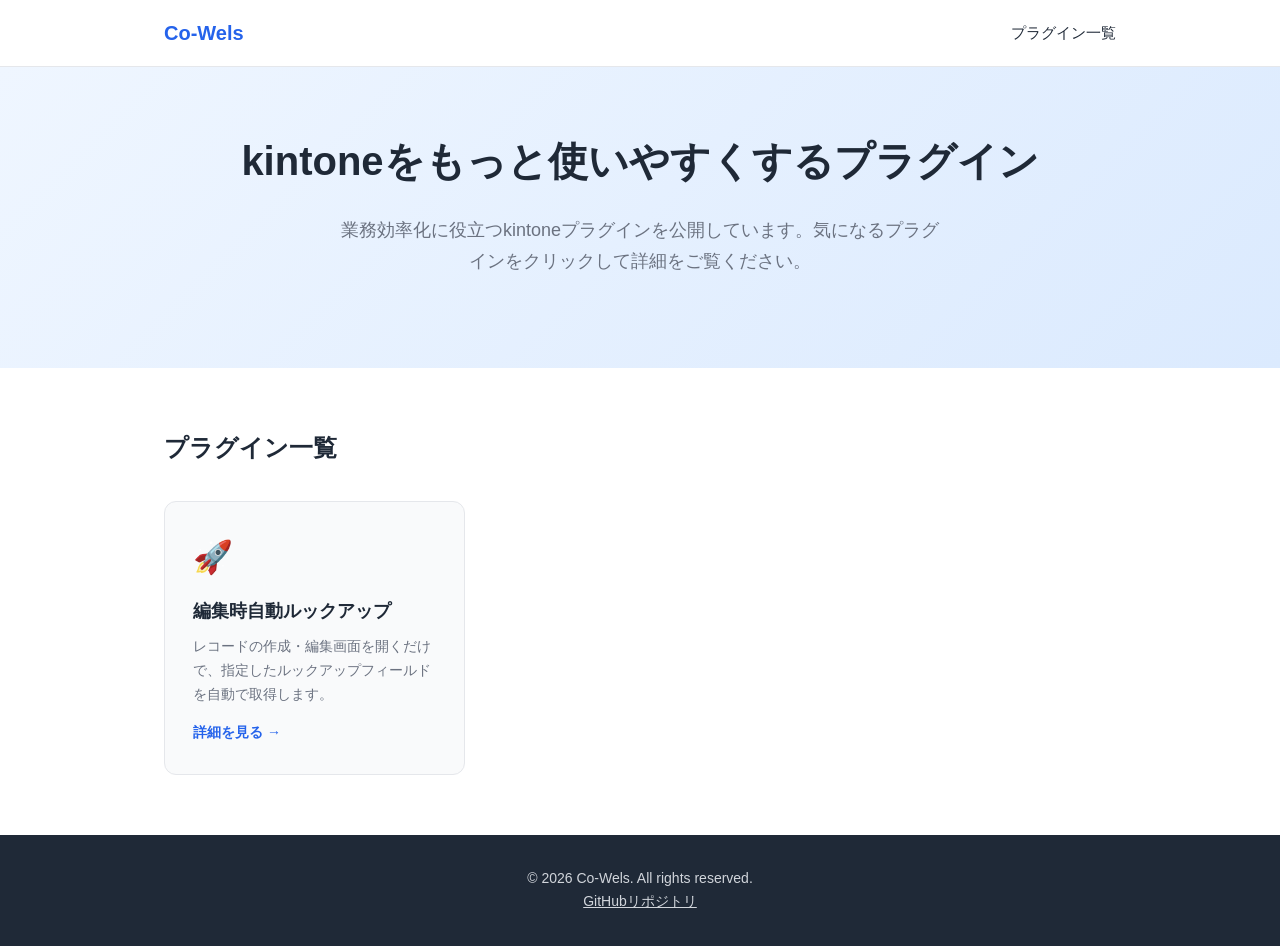
<file: index.html>
<!DOCTYPE html>
<html lang="ja">
<head>
  <meta charset="UTF-8">
  <meta name="viewport" content="width=device-width, initial-scale=1.0">
  <title>kintoneプラグイン一覧</title>
  <link rel="stylesheet" href="style.css">
  <script defer src="https://cloud.umami.is/script.js" data-website-id="109e02f7-43d8-4a75-9b07-237175e63104"></script>
</head>
<body>

  <header class="site-header">
    <div class="container header-inner">
      <div class="logo">Co-Wels</div>
      <nav>
        <a href="#plugin-list">プラグイン一覧</a>
      </nav>
    </div>
  </header>

  <section class="hero hero-list">
    <div class="container">
      <h1>kintoneをもっと使いやすくするプラグイン</h1>
      <p class="hero-sub">業務効率化に役立つkintoneプラグインを公開しています。気になるプラグインをクリックして詳細をご覧ください。</p>
    </div>
  </section>

  <section id="plugin-list" class="plugin-list-section">
    <div class="container">
      <h2>プラグイン一覧</h2>
      <div id="plugin-grid" class="plugin-grid">
        <!-- ここにJavaScriptでカードが自動生成されます -->
      </div>
    </div>
  </section>

  <footer class="site-footer">
    <div class="container">
      <p>&copy; 2026 Co-Wels. All rights reserved.</p>
      <p><a href="https://github.com/kazuya-wings/kintone-plugin-site">GitHubリポジトリ</a></p>
    </div>
  </footer>

  <script src="plugins-data.js"></script>
  <script src="script.js"></script>
</body>
</html>
</file>
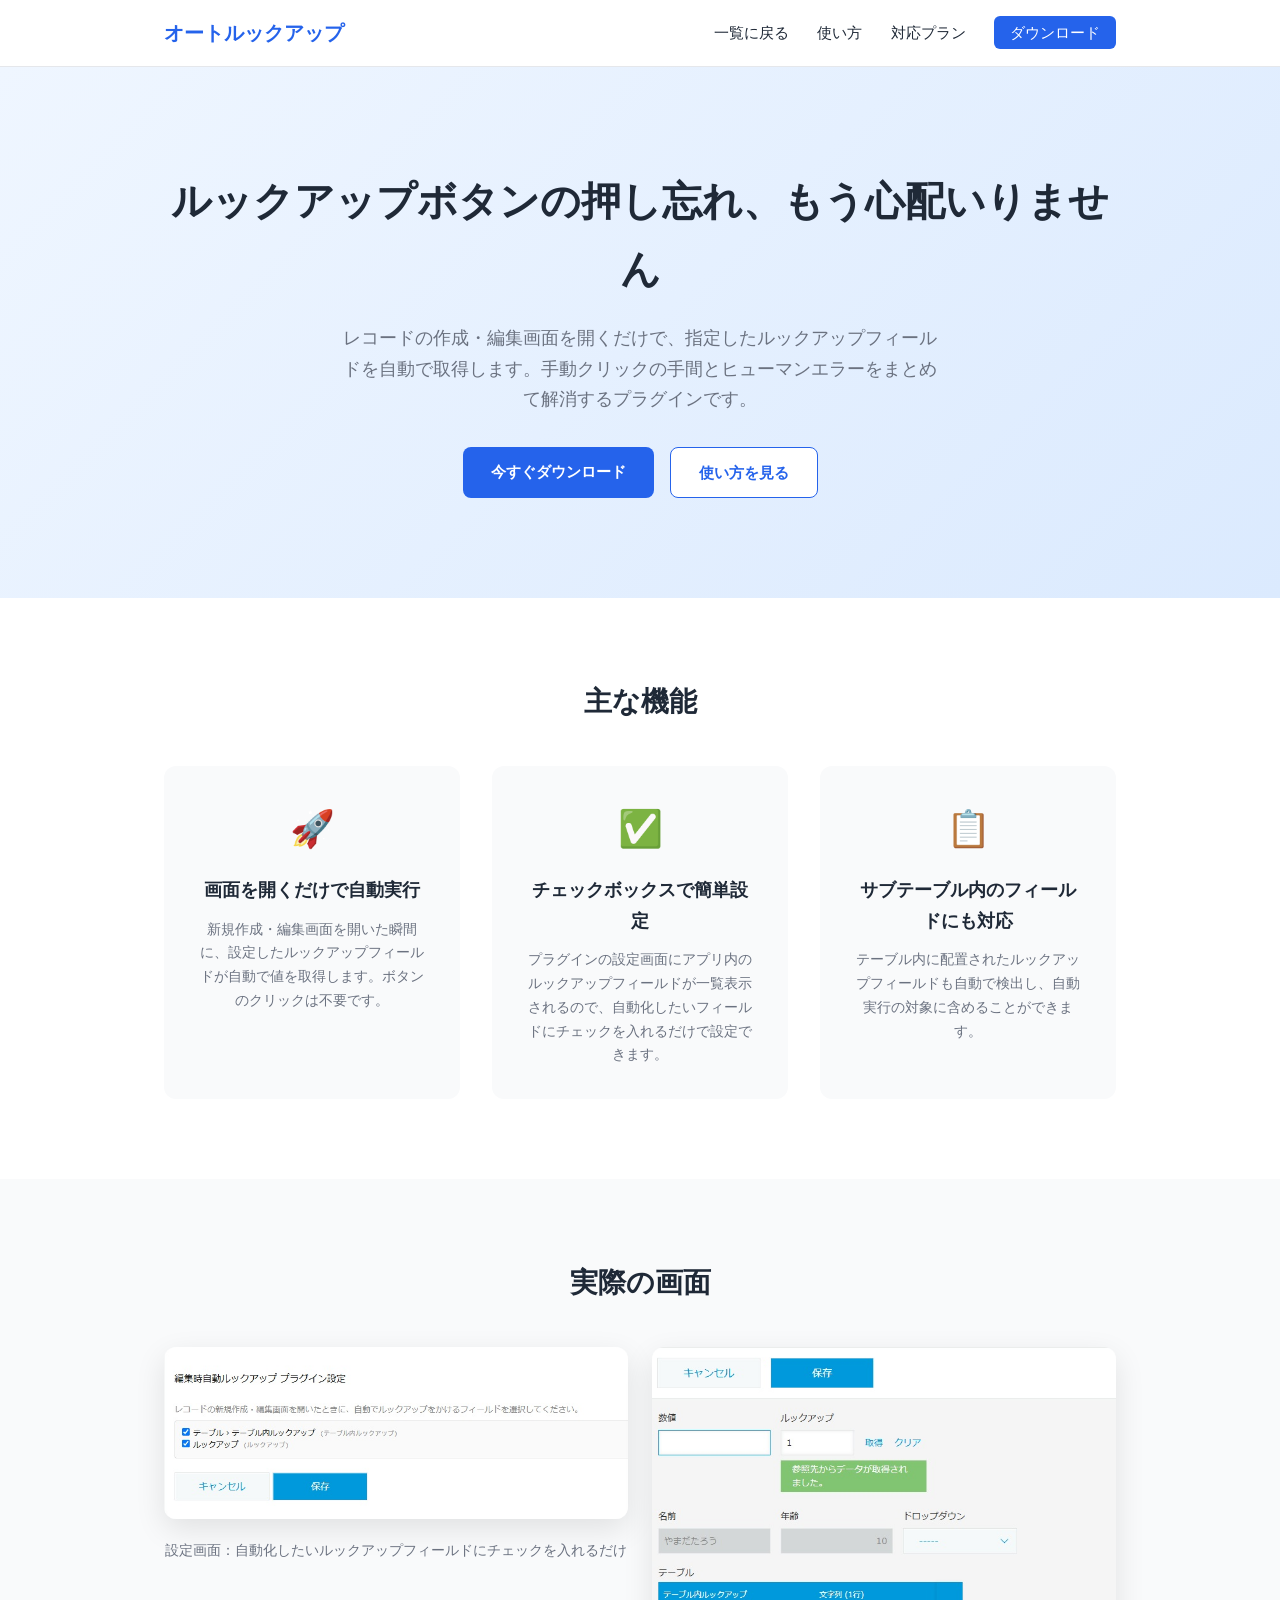
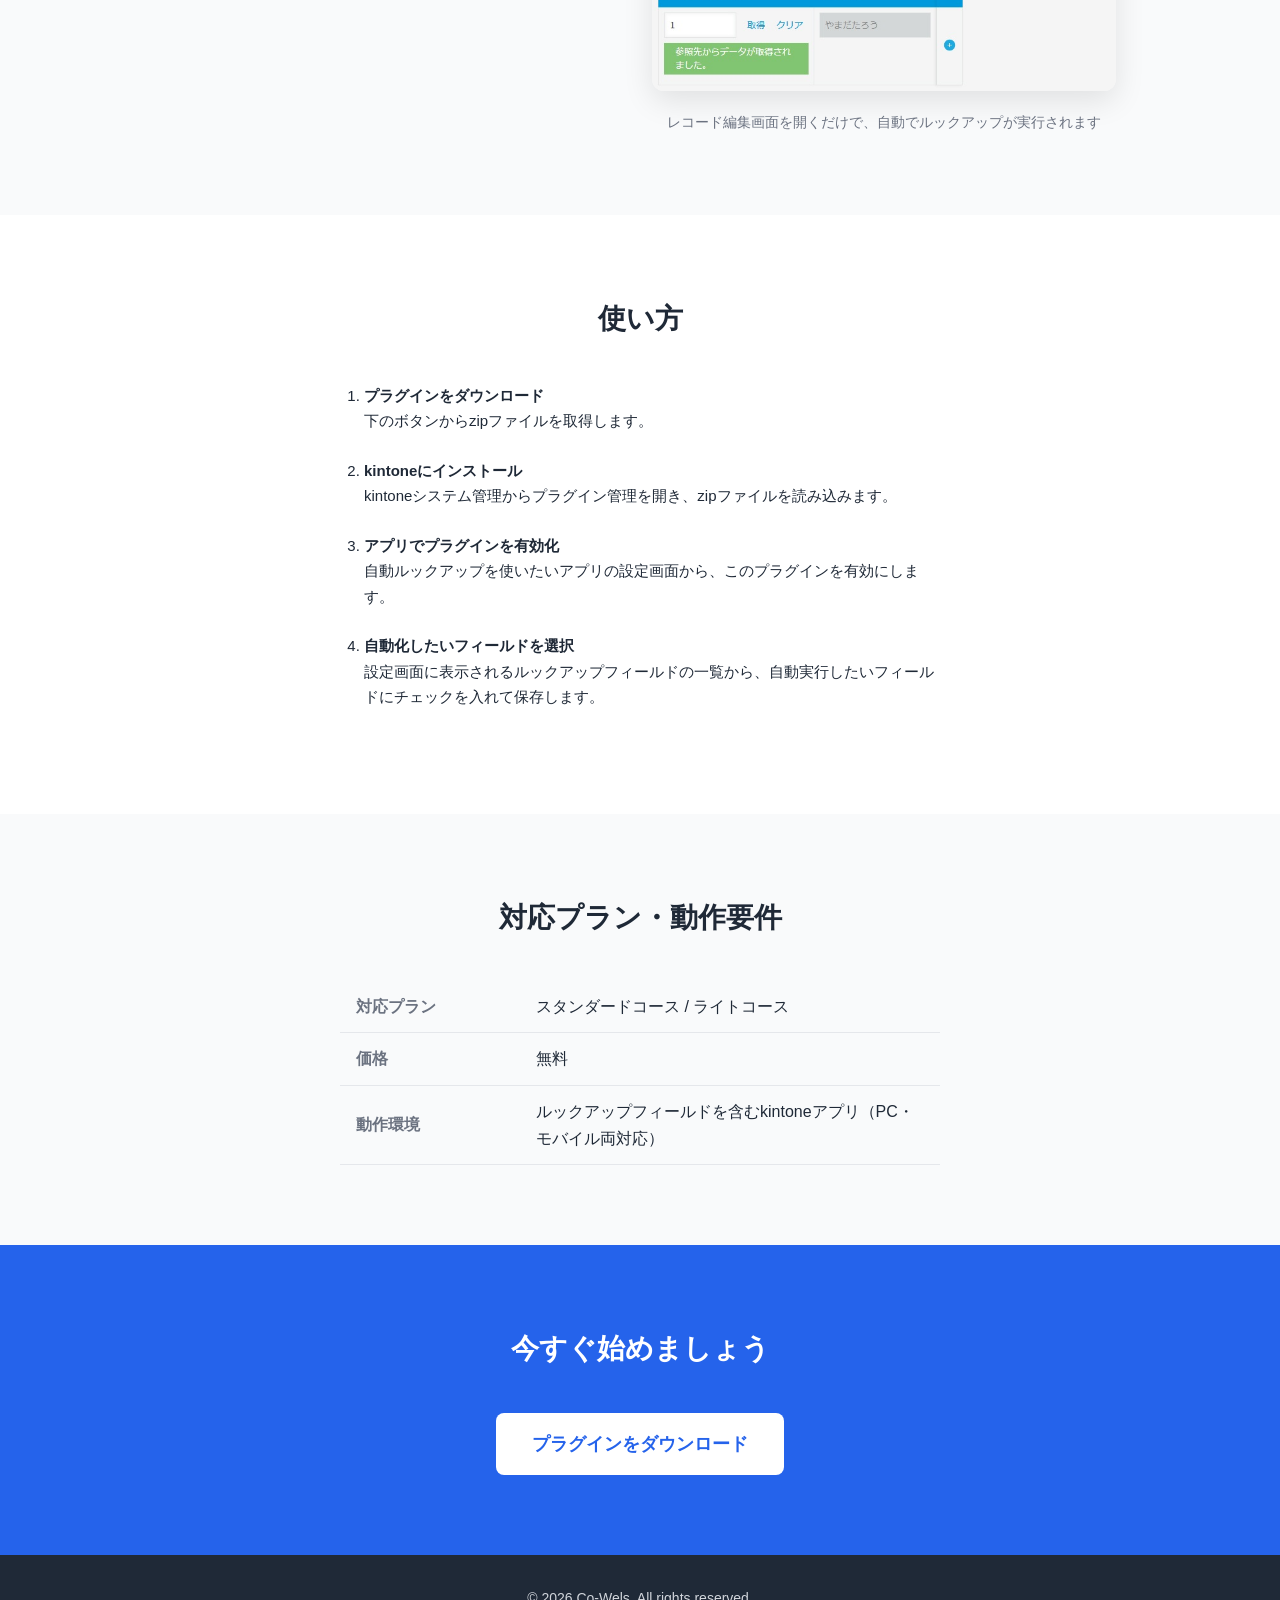
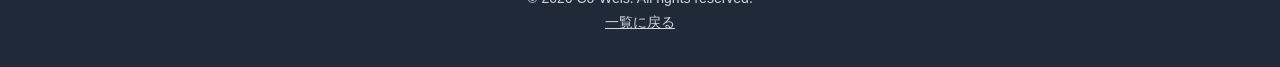
<file: plugins/plugin-1.html>
<!DOCTYPE html>
<html lang="ja">
<head>
  <meta charset="UTF-8">
  <meta name="viewport" content="width=device-width, initial-scale=1.0">
  <title>オートルックアップ - kintoneプラグイン</title>
  <link rel="stylesheet" href="../style.css">
  <script defer src="https://cloud.umami.is/script.js" data-website-id="109e02f7-43d8-4a75-9b07-237175e63104"></script>
</head>
<body>

  <header class="site-header">
    <div class="container header-inner">
      <div class="logo">オートルックアップ</div>
      <nav>
        <a href="../index.html#plugin-list">一覧に戻る</a>
        <a href="#howto">使い方</a>
        <a href="#requirements">対応プラン</a>
        <a href="#download" class="nav-cta"
           data-umami-event="cta-click"
           data-umami-event-location="header"
           data-umami-event-plugin="auto-lookup">ダウンロード</a>
      </nav>
    </div>
  </header>

  <section class="hero">
    <div class="container">
      <h1>ルックアップボタンの押し忘れ、もう心配いりません</h1>
      <p class="hero-sub">レコードの作成・編集画面を開くだけで、指定したルックアップフィールドを自動で取得します。手動クリックの手間とヒューマンエラーをまとめて解消するプラグインです。</p>
      <div class="hero-buttons">
        <a href="#download" class="btn btn-primary"
           data-umami-event="cta-click"
           data-umami-event-location="hero"
           data-umami-event-plugin="auto-lookup">今すぐダウンロード</a>
        <a href="#howto" class="btn btn-secondary"
           data-umami-event="howto-click"
           data-umami-event-plugin="auto-lookup">使い方を見る</a>
      </div>
    </div>
  </section>

  <section id="features" class="features">
    <div class="container">
      <h2>主な機能</h2>
      <div class="feature-grid">
        <div class="feature-card">
          <div class="feature-icon">🚀</div>
          <h3>画面を開くだけで自動実行</h3>
          <p>新規作成・編集画面を開いた瞬間に、設定したルックアップフィールドが自動で値を取得します。ボタンのクリックは不要です。</p>
        </div>
        <div class="feature-card">
          <div class="feature-icon">✅</div>
          <h3>チェックボックスで簡単設定</h3>
          <p>プラグインの設定画面にアプリ内のルックアップフィールドが一覧表示されるので、自動化したいフィールドにチェックを入れるだけで設定できます。</p>
        </div>
        <div class="feature-card">
          <div class="feature-icon">📋</div>
          <h3>サブテーブル内のフィールドにも対応</h3>
          <p>テーブル内に配置されたルックアップフィールドも自動で検出し、自動実行の対象に含めることができます。</p>
        </div>
      </div>
    </div>
  </section>

  <section class="screenshot">
    <div class="container">
      <h2>実際の画面</h2>
      <div class="screenshot-grid">
        <div class="screenshot-item">
          <div class="screenshot-frame">
            <img src="../images/plugin-01/lookup_01.jpg" alt="プラグイン設定画面">
          </div>
          <p class="screenshot-caption">設定画面：自動化したいルックアップフィールドにチェックを入れるだけ</p>
        </div>
        <div class="screenshot-item">
          <div class="screenshot-frame">
            <img src="../images/plugin-01/lookup_02.jpg" alt="レコード画面で自動的にルックアップが実行された様子">
          </div>
          <p class="screenshot-caption">レコード編集画面を開くだけで、自動でルックアップが実行されます</p>
        </div>
      </div>
    </div>
  </section>

  <section id="howto" class="howto">
    <div class="container">
      <h2>使い方</h2>
      <ol class="howto-list">
        <li><strong>プラグインをダウンロード</strong><br>下のボタンからzipファイルを取得します。</li>
        <li><strong>kintoneにインストール</strong><br>kintoneシステム管理からプラグイン管理を開き、zipファイルを読み込みます。</li>
        <li><strong>アプリでプラグインを有効化</strong><br>自動ルックアップを使いたいアプリの設定画面から、このプラグインを有効にします。</li>
        <li><strong>自動化したいフィールドを選択</strong><br>設定画面に表示されるルックアップフィールドの一覧から、自動実行したいフィールドにチェックを入れて保存します。</li>
      </ol>
    </div>
  </section>

  <section id="requirements" class="requirements">
    <div class="container">
      <h2>対応プラン・動作要件</h2>
      <table>
        <tr><th>対応プラン</th><td>スタンダードコース / ライトコース</td></tr>
        <tr><th>価格</th><td>無料</td></tr>
        <tr><th>動作環境</th><td>ルックアップフィールドを含むkintoneアプリ（PC・モバイル両対応）</td></tr>
      </table>
    </div>
  </section>

  <section id="download" class="download-cta">
    <div class="container">
      <h2>今すぐ始めましょう</h2>
      <a href="https://github.com/kazuya-wings/kintone-plugin-site/releases/download/v1.0.0/auto-lookup-v1.0.0.zip"
         class="btn btn-primary btn-large"
         data-umami-event="download"
         data-umami-event-plugin="auto-lookup"
         data-umami-event-version="v1.0.0">プラグインをダウンロード</a>
    </div>
  </section>

  <footer class="site-footer">
    <div class="container">
      <p>&copy; 2026 Co-Wels. All rights reserved.</p>
      <p><a href="../index.html">一覧に戻る</a></p>
    </div>
  </footer>

</body>
</html>
</file>
<file: style.css>
:root {
  --primary: #2563eb;
  --primary-dark: #1e40af;
  --text-dark: #1f2937;
  --text-gray: #6b7280;
  --bg-light: #f9fafb;
  --white: #ffffff;
}

* {
  margin: 0;
  padding: 0;
  box-sizing: border-box;
}

body {
  font-family: "Helvetica Neue", Arial, "Hiragino Kaku Gothic ProN", "Meiryo", sans-serif;
  color: var(--text-dark);
  line-height: 1.7;
}

.container {
  max-width: 1000px;
  margin: 0 auto;
  padding: 0 24px;
}

/* Header */
.site-header {
  background: var(--white);
  border-bottom: 1px solid #e5e7eb;
  position: sticky;
  top: 0;
  z-index: 10;
}

.header-inner {
  display: flex;
  justify-content: space-between;
  align-items: center;
  padding: 16px 24px;
}

.logo {
  font-weight: bold;
  font-size: 20px;
  color: var(--primary);
}

nav a {
  margin-left: 24px;
  text-decoration: none;
  color: var(--text-dark);
  font-size: 15px;
}

.nav-cta {
  background: var(--primary);
  color: var(--white) !important;
  padding: 8px 16px;
  border-radius: 6px;
}

/* Hero */
.hero {
  background: linear-gradient(135deg, #eff6ff, #dbeafe);
  padding: 100px 0;
  text-align: center;
}

.hero h1 {
  font-size: 40px;
  margin-bottom: 20px;
  color: var(--text-dark);
}

.hero-sub {
  font-size: 18px;
  color: var(--text-gray);
  max-width: 600px;
  margin: 0 auto 32px;
}

.hero-buttons {
  display: flex;
  justify-content: center;
  gap: 16px;
}

.btn {
  display: inline-block;
  padding: 12px 28px;
  border-radius: 8px;
  text-decoration: none;
  font-weight: bold;
  font-size: 15px;
}

.btn-primary {
  background: var(--primary);
  color: var(--white);
}

.btn-primary:hover {
  background: var(--primary-dark);
}

.btn-secondary {
  background: var(--white);
  color: var(--primary);
  border: 1px solid var(--primary);
}

.btn-large {
  font-size: 18px;
  padding: 16px 36px;
}

/* Features */
.features {
  padding: 80px 0;
  background: var(--white);
}

.features h2, .howto h2, .requirements h2, .screenshot h2, .download-cta h2 {
  text-align: center;
  font-size: 28px;
  margin-bottom: 40px;
}

.feature-grid {
  display: grid;
  grid-template-columns: repeat(3, 1fr);
  gap: 32px;
}

.feature-card {
  background: var(--bg-light);
  padding: 32px;
  border-radius: 12px;
  text-align: center;
}

.feature-icon {
  font-size: 36px;
  margin-bottom: 16px;
}

.feature-card h3 {
  margin-bottom: 12px;
  font-size: 18px;
}

.feature-card p {
  color: var(--text-gray);
  font-size: 14px;
}

/* Screenshot */
.screenshot {
  padding: 80px 0;
  background: var(--bg-light);
  text-align: center;
}

.screenshot-frame img {
  max-width: 100%;
  border-radius: 12px;
  box-shadow: 0 10px 30px rgba(0,0,0,0.1);
}

/* Screenshot grid (2 images side by side) */
.screenshot-grid {
  display: grid;
  grid-template-columns: repeat(2, 1fr);
  gap: 24px;
  margin-top: 32px;
}

.screenshot-item {
  text-align: center;
}

.screenshot-caption {
  margin-top: 12px;
  font-size: 14px;
  color: var(--text-gray);
}

/* How to */
.howto {
  padding: 80px 0;
}

.howto-list {
  max-width: 600px;
  margin: 0 auto;
  padding-left: 24px;
}

.howto-list li {
  margin-bottom: 24px;
  font-size: 15px;
}

/* Requirements */
.requirements {
  padding: 80px 0;
  background: var(--bg-light);
}

.requirements table {
  max-width: 600px;
  margin: 0 auto;
  width: 100%;
  border-collapse: collapse;
}

.requirements th, .requirements td {
  padding: 12px 16px;
  border-bottom: 1px solid #e5e7eb;
  text-align: left;
}

.requirements th {
  width: 30%;
  color: var(--text-gray);
}

/* Download CTA */
.download-cta {
  padding: 80px 0;
  text-align: center;
  background: var(--primary);
  color: var(--white);
}

.download-cta h2 {
  color: var(--white);
}

.download-cta .btn-primary {
  background: var(--white);
  color: var(--primary);
}

/* Footer */
.site-footer {
  padding: 32px 0;
  text-align: center;
  background: var(--text-dark);
  color: #d1d5db;
  font-size: 14px;
}

.site-footer a {
  color: #d1d5db;
}

/* Plugin list page */
.hero-list {
  padding: 60px 0;
}

.plugin-list-section {
  padding: 60px 0;
  background: var(--white);
}

.plugin-grid {
  display: grid;
  grid-template-columns: repeat(3, 1fr);
  gap: 24px;
  margin-top: 32px;
}

.plugin-card {
  display: block;
  background: var(--bg-light);
  border-radius: 12px;
  padding: 28px;
  text-decoration: none;
  color: var(--text-dark);
  border: 1px solid #e5e7eb;
  transition: transform 0.2s, box-shadow 0.2s, border-color 0.2s;
}

.plugin-card:hover {
  transform: translateY(-4px);
  box-shadow: 0 10px 20px rgba(0,0,0,0.08);
  border-color: var(--primary);
}

.plugin-card-icon {
  font-size: 32px;
  margin-bottom: 12px;
}

.plugin-card h3 {
  margin-bottom: 8px;
  font-size: 18px;
}

.plugin-card p {
  color: var(--text-gray);
  font-size: 14px;
  margin-bottom: 12px;
}

.plugin-card-link {
  color: var(--primary);
  font-weight: bold;
  font-size: 14px;
}

.back-link {
  display: inline-block;
  margin: 24px 0 0;
  color: var(--primary);
  text-decoration: none;
  font-size: 14px;
}

/* Responsive */
@media (max-width: 768px) {
  .header-inner {
    flex-direction: column;
    align-items: flex-start;
    gap: 12px;
  }

  nav {
    display: flex;
    flex-wrap: wrap;
    gap: 8px 16px;
  }

  nav a {
    margin-left: 0;
    font-size: 13px;
  }

  .hero {
    padding: 60px 0;
  }

  .hero h1 {
    font-size: 26px;
    line-height: 1.4;
  }

  .hero-sub {
    font-size: 15px;
  }

  .hero-buttons {
    flex-direction: column;
    gap: 12px;
  }

  .btn {
    width: 100%;
    text-align: center;
  }

  .feature-grid {
    grid-template-columns: 1fr;
  }

  .plugin-grid {
    grid-template-columns: 1fr;
  }

  .screenshot-grid {
    grid-template-columns: 1fr;
  }

  .requirements table {
    display: block;
    overflow-x: auto;
    white-space: nowrap;
  }

  .requirements th, .requirements td {
    padding: 10px 12px;
    font-size: 14px;
  }

  section {
    padding: 50px 0 !important;
  }

  .container {
    padding: 0 16px;
  }
}

@media (max-width: 480px) {
  .hero h1 {
    font-size: 22px;
  }

  .logo {
    font-size: 17px;
  }
}
</file>
